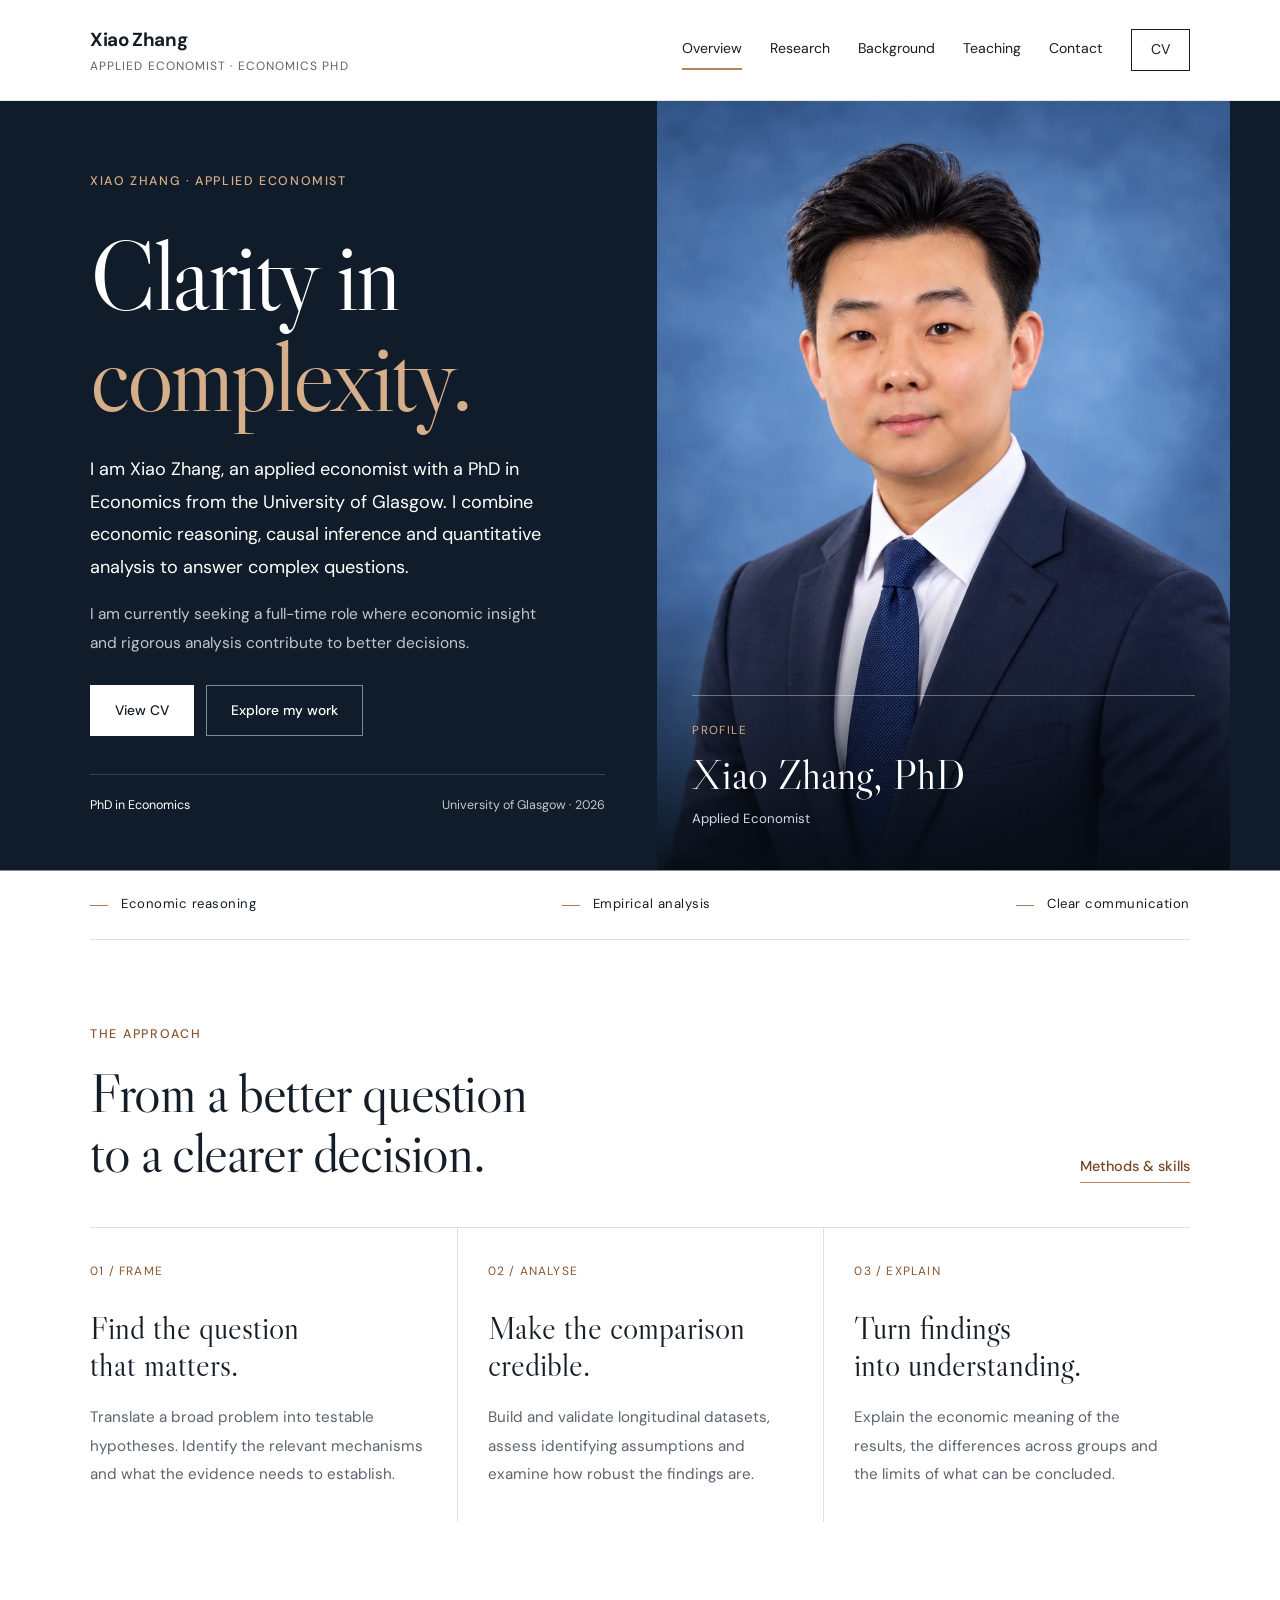
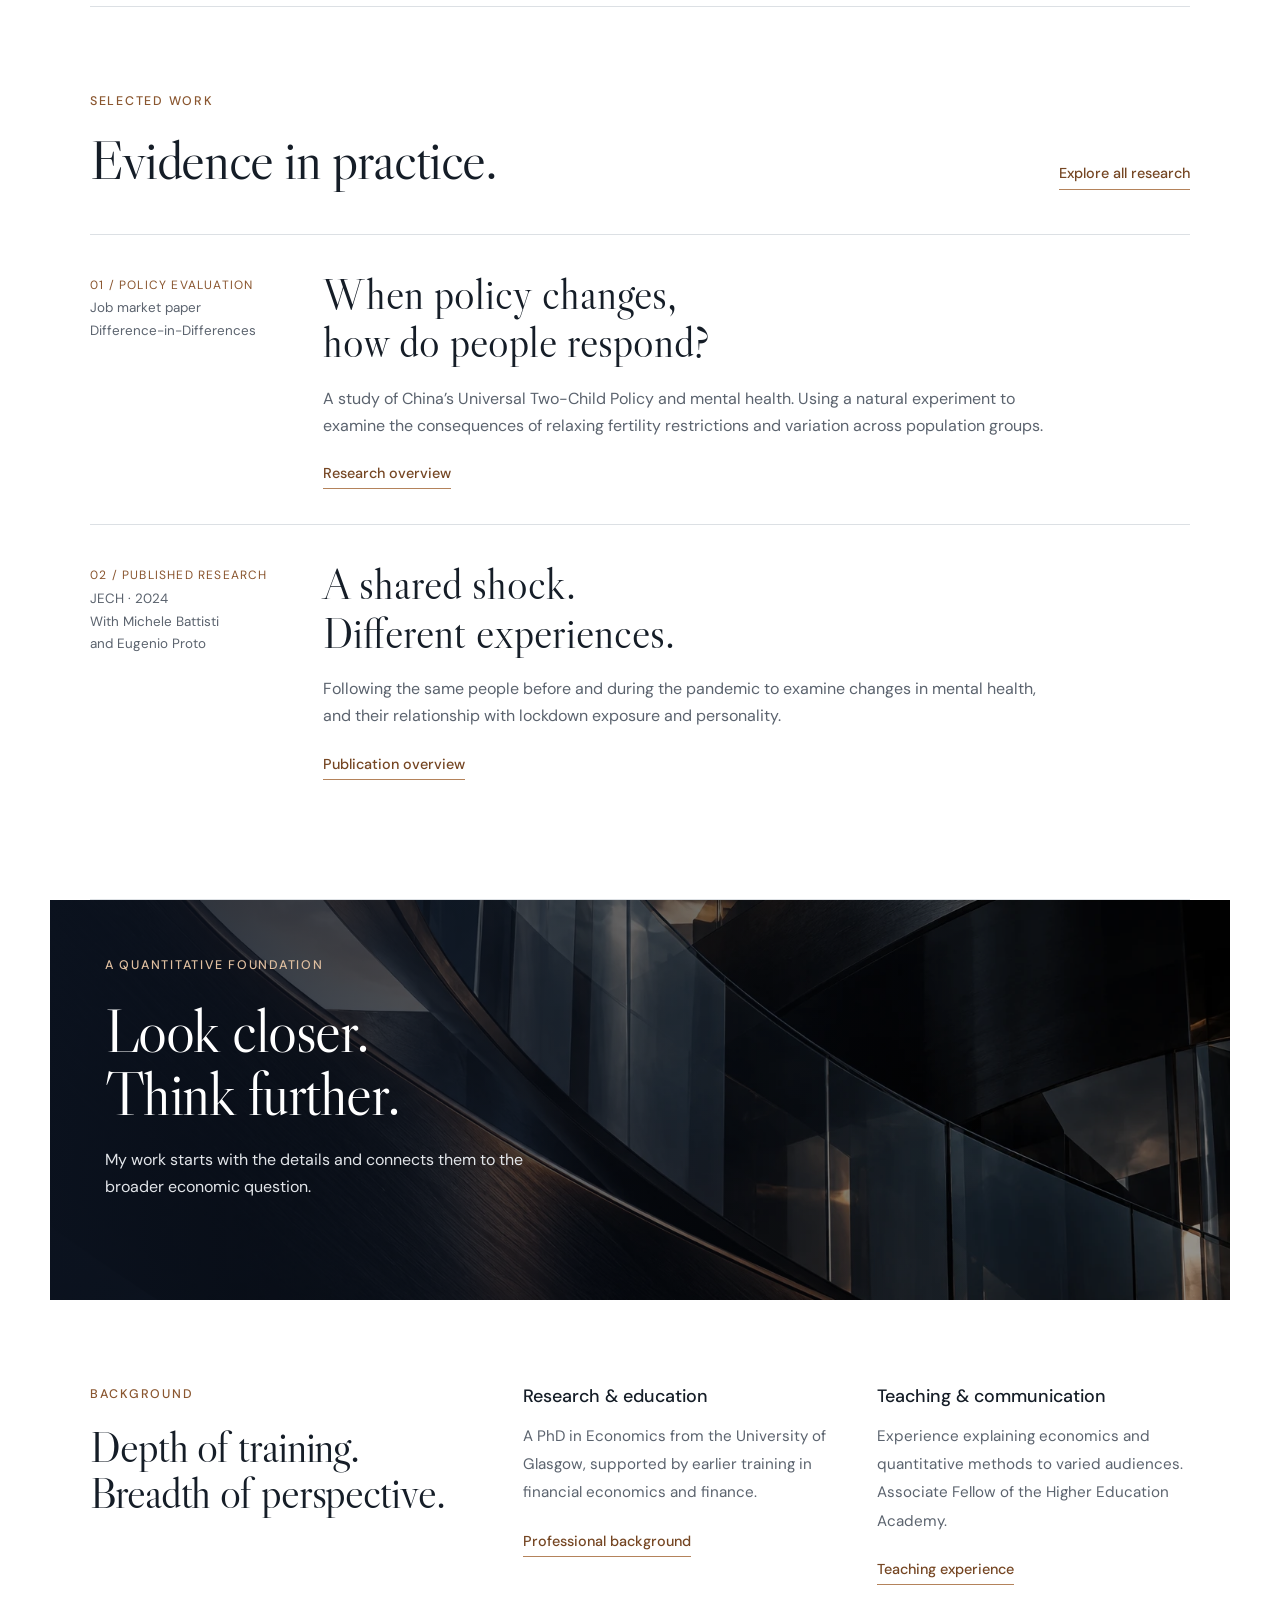
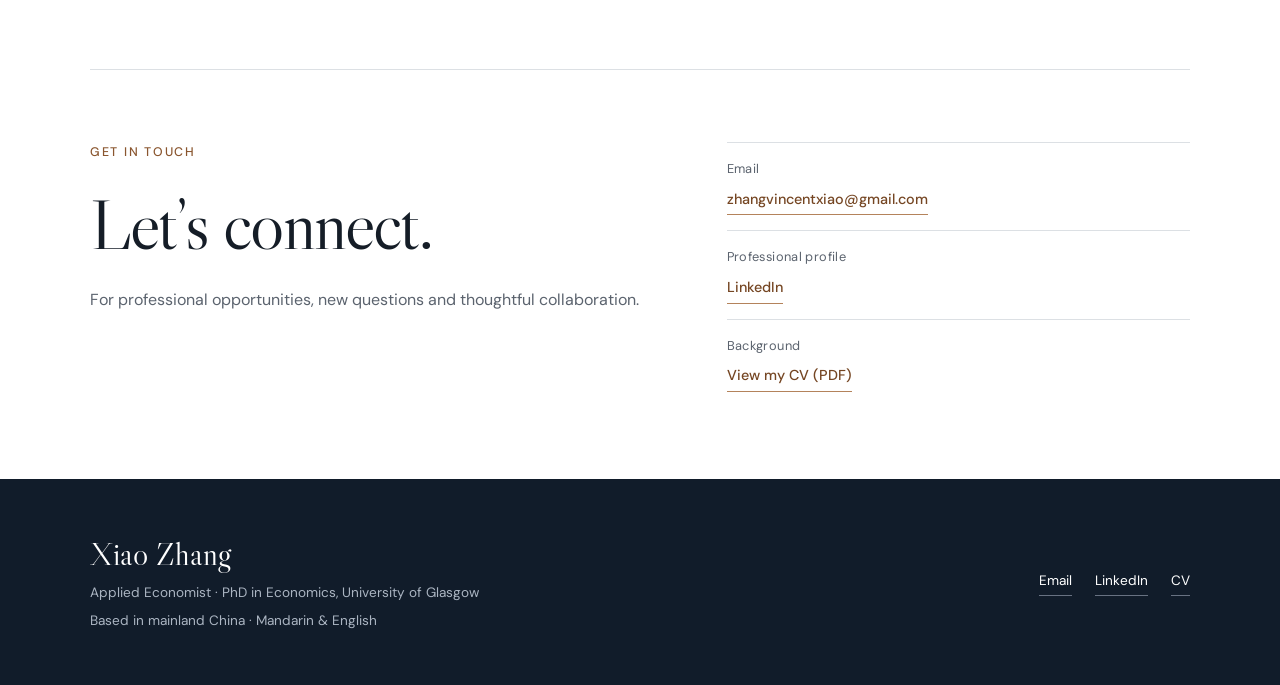
<file: index.html>
<!doctype html>
<html lang="en"><head><meta charset="utf-8"><meta name="viewport" content="width=device-width,initial-scale=1"><title>Applied Economist | Xiao Zhang</title><meta name="description" content="Xiao Zhang is an applied economist with a Glasgow Economics PhD, specialising in causal inference, panel data and policy evaluation."><link rel="icon" type="image/svg+xml" href='data:image/svg+xml,%3Csvg xmlns="http://www.w3.org/2000/svg" viewBox="0 0 32 32"%3E%3Crect width="32" height="32" fill="%23152842"/%3E%3Ctext x="16" y="23" fill="white" text-anchor="middle" font-family="Georgia" font-size="24"%3Ex%3C/text%3E%3C/svg%3E'><link rel="stylesheet" href="styles.css"><script defer src="motion.js"></script></head><body class="home-page">
<div class="reading-progress" aria-hidden="true"></div><a class="skip" href="#main">Skip to content</a><header><div class="wrap nav"><a class="brand" href="index.html">Xiao Zhang<small>Applied Economist · Economics PhD</small></a><nav aria-label="Main navigation"><a href="index.html" aria-current="page">Overview</a><a href="research.html">Research</a><a href="background.html">Background</a><a href="teaching.html">Teaching</a><a href="contact.html">Contact</a><a class="nav-cv" href="Xiao-Zhang-CV.pdf">CV</a></nav></div></header>
<main id="main" class="wrap"><section class="hero"><div class="hero-copy"><div class="eyebrow">Xiao Zhang · Applied Economist</div><h1>Clarity in<br><span>complexity.</span></h1><p class="hero-intro">I am Xiao Zhang, an applied economist with a PhD in Economics from the University of Glasgow. I combine economic reasoning, causal inference and quantitative analysis to answer complex questions.</p><p class="hero-description">I am currently seeking a full-time role where economic insight and rigorous analysis contribute to better decisions.</p><div class="actions"><a class="button primary" href="Xiao-Zhang-CV.pdf">View CV</a><a class="button" href="research.html">Explore my work</a></div><div class="hero-credential"><span>PhD in Economics</span><span>University of Glasgow · 2026</span></div></div><figure class="hero-visual portrait-visual"><img src="xiao-zhang-portrait.webp" alt="Professional portrait of Xiao Zhang" fetchpriority="high" width="1150" height="1368"><figcaption><span class="visual-index">PROFILE</span><div class="visual-name">Xiao Zhang, PhD</div><span class="visual-role">Applied Economist</span></figcaption></figure></section>
<div class="strip"><span><b>Economic reasoning</b></span><span><b>Empirical analysis</b></span><span><b>Clear communication</b></span></div>
<section class="section approach"><div class="section-header"><div><div class="eyebrow">The approach</div><h2>From a better question<br>to a clearer decision.</h2></div><a class="text-link" href="background.html#skills">Methods &amp; skills</a></div><div class="grid3"><article class="approach-card"><span class="number">01 / FRAME</span><h3>Find the question<br>that matters.</h3><p>Translate a broad problem into testable hypotheses. Identify the relevant mechanisms and what the evidence needs to establish.</p></article><article class="approach-card"><span class="number">02 / ANALYSE</span><h3>Make the comparison<br>credible.</h3><p>Build and validate longitudinal datasets, assess identifying assumptions and examine how robust the findings are.</p></article><article class="approach-card"><span class="number">03 / EXPLAIN</span><h3>Turn findings<br>into understanding.</h3><p>Explain the economic meaning of the results, the differences across groups and the limits of what can be concluded.</p></article></div></section>
<section class="section selected"><div class="section-header"><div><div class="eyebrow">Selected work</div><h2>Evidence in practice.</h2></div><a class="text-link" href="research.html">Explore all research</a></div><article class="research-row"><div><span class="tag">01 / Policy evaluation</span><p class="meta">Job market paper<br>Difference-in-Differences</p></div><div><h3>When policy changes,<br>how do people respond?</h3><p class="muted">A study of China’s Universal Two-Child Policy and mental health. Using a natural experiment to examine the consequences of relaxing fertility restrictions and variation across population groups.</p><a class="text-link" href="research.html#jmp">Research overview</a></div></article><article class="research-row"><div><span class="tag">02 / Published research</span><p class="meta">JECH · 2024<br>With Michele Battisti<br>and Eugenio Proto</p></div><div><h3>A shared shock.<br>Different experiences.</h3><p class="muted">Following the same people before and during the pandemic to examine changes in mental health, and their relationship with lockdown exposure and personality.</p><a class="text-link" href="research.html#publication">Publication overview</a></div></article></section>
<section class="image-band" aria-label="Professional perspective"><img src="architecture.webp" alt="" loading="lazy" width="1536" height="1024"><div class="image-band-copy"><div class="eyebrow">A quantitative foundation</div><h2>Look closer.<br>Think further.</h2><p>My work starts with the details and connects them to the broader economic question.</p></div></section>
<section class="section foundation"><div class="grid3"><div><div class="eyebrow">Background</div><h2>Depth of training.<br>Breadth of perspective.</h2></div><div><h3>Research &amp; education</h3><p>A PhD in Economics from the University of Glasgow, supported by earlier training in financial economics and finance.</p><a class="text-link" href="background.html">Professional background</a></div><div><h3>Teaching &amp; communication</h3><p>Experience explaining economics and quantitative methods to varied audiences. Associate Fellow of the Higher Education Academy.</p><a class="text-link" href="teaching.html">Teaching experience</a></div></div></section>
<section class="contact-panel"><div><div class="eyebrow">Get in touch</div><h2>Let’s connect.</h2><p class="muted">For professional opportunities, new questions and thoughtful collaboration.</p></div><dl class="contact-list"><div><dt>Email</dt><dd><a class="text-link" href="mailto:zhangvincentxiao@gmail.com">zhangvincentxiao@gmail.com</a></dd></div><div><dt>Professional profile</dt><dd><a class="text-link" href="https://www.linkedin.com/in/xiao-zhang-3a4b0718b/">LinkedIn</a></dd></div><div><dt>Background</dt><dd><a class="text-link" href="Xiao-Zhang-CV.pdf">View my CV (PDF)</a></dd></div></dl></section></main>
<footer><div class="wrap foot"><div><div class="footer-name">Xiao Zhang</div><p>Applied Economist · PhD in Economics, University of Glasgow</p><p>Based in mainland China · Mandarin &amp; English</p></div><div class="footer-links"><a href="mailto:zhangvincentxiao@gmail.com">Email</a><a href="https://www.linkedin.com/in/xiao-zhang-3a4b0718b/">LinkedIn</a><a href="Xiao-Zhang-CV.pdf">CV</a></div></div></footer>
</body></html>
</file>
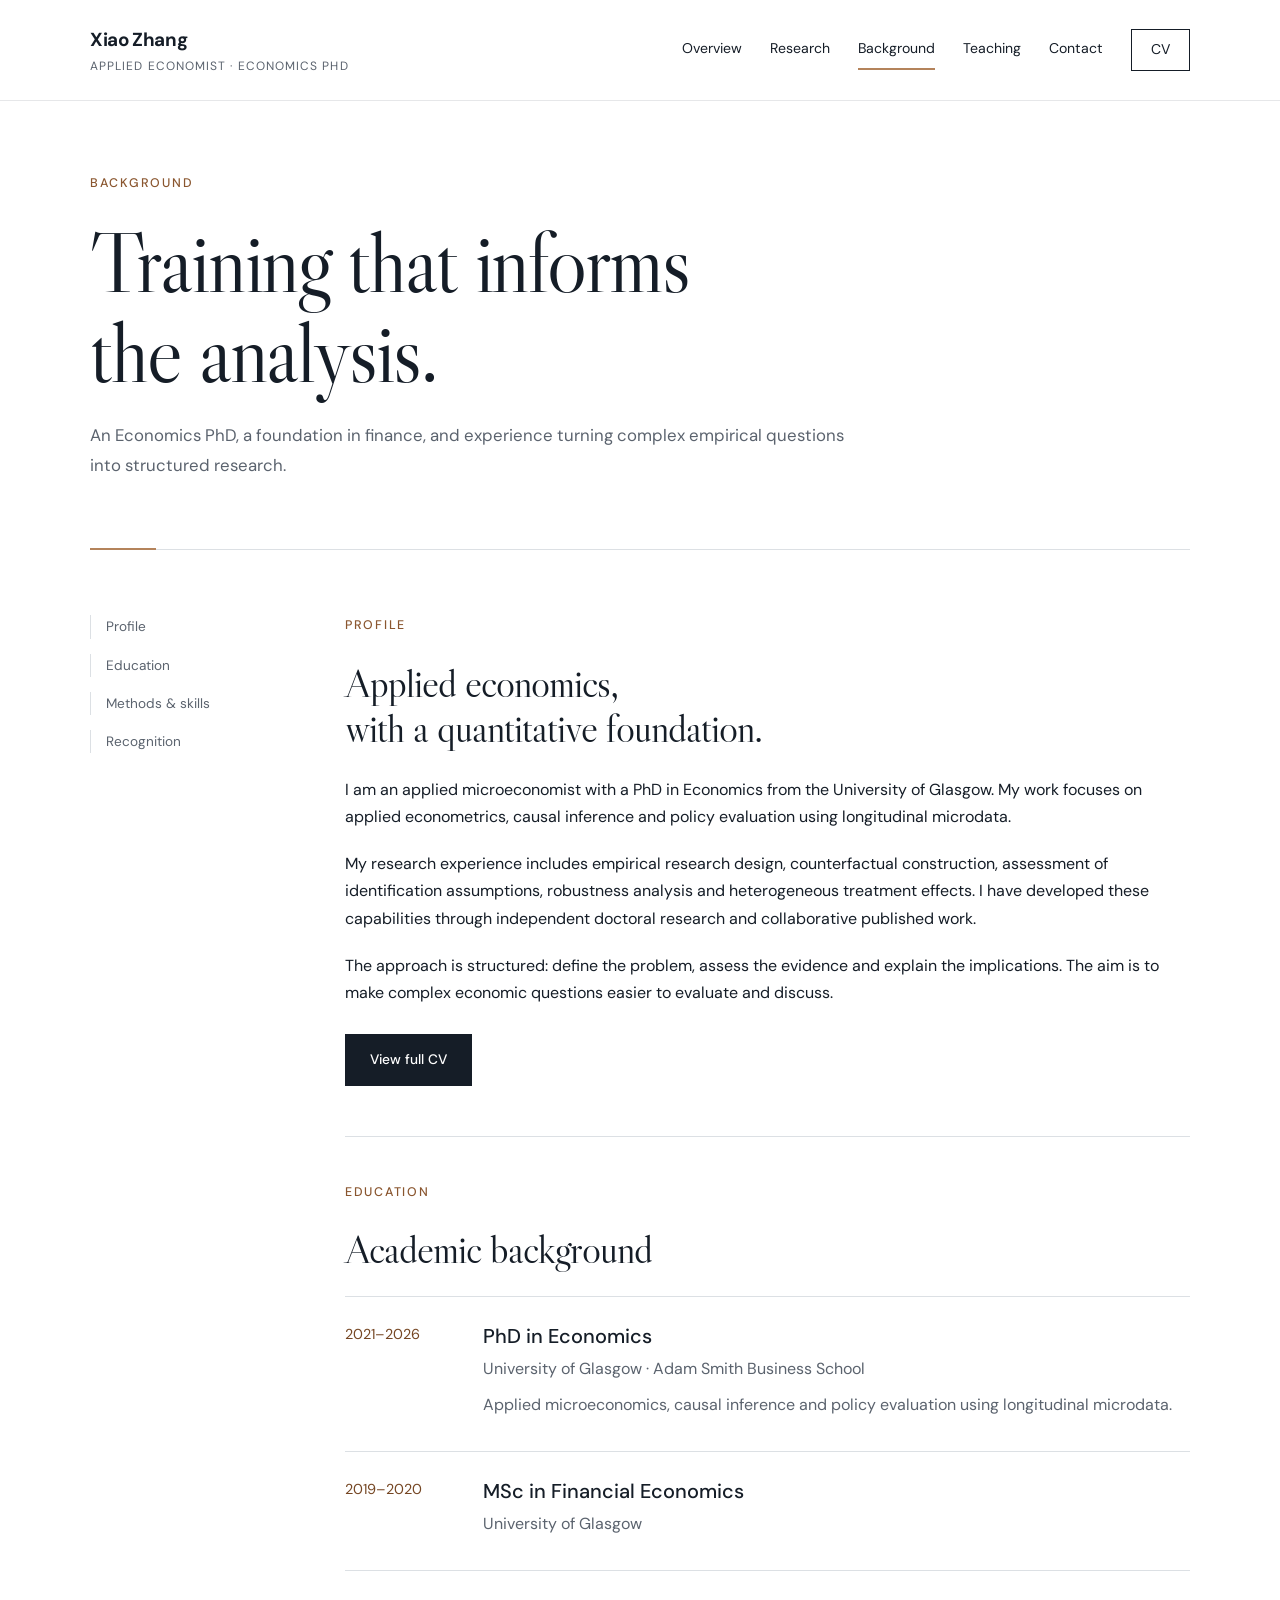
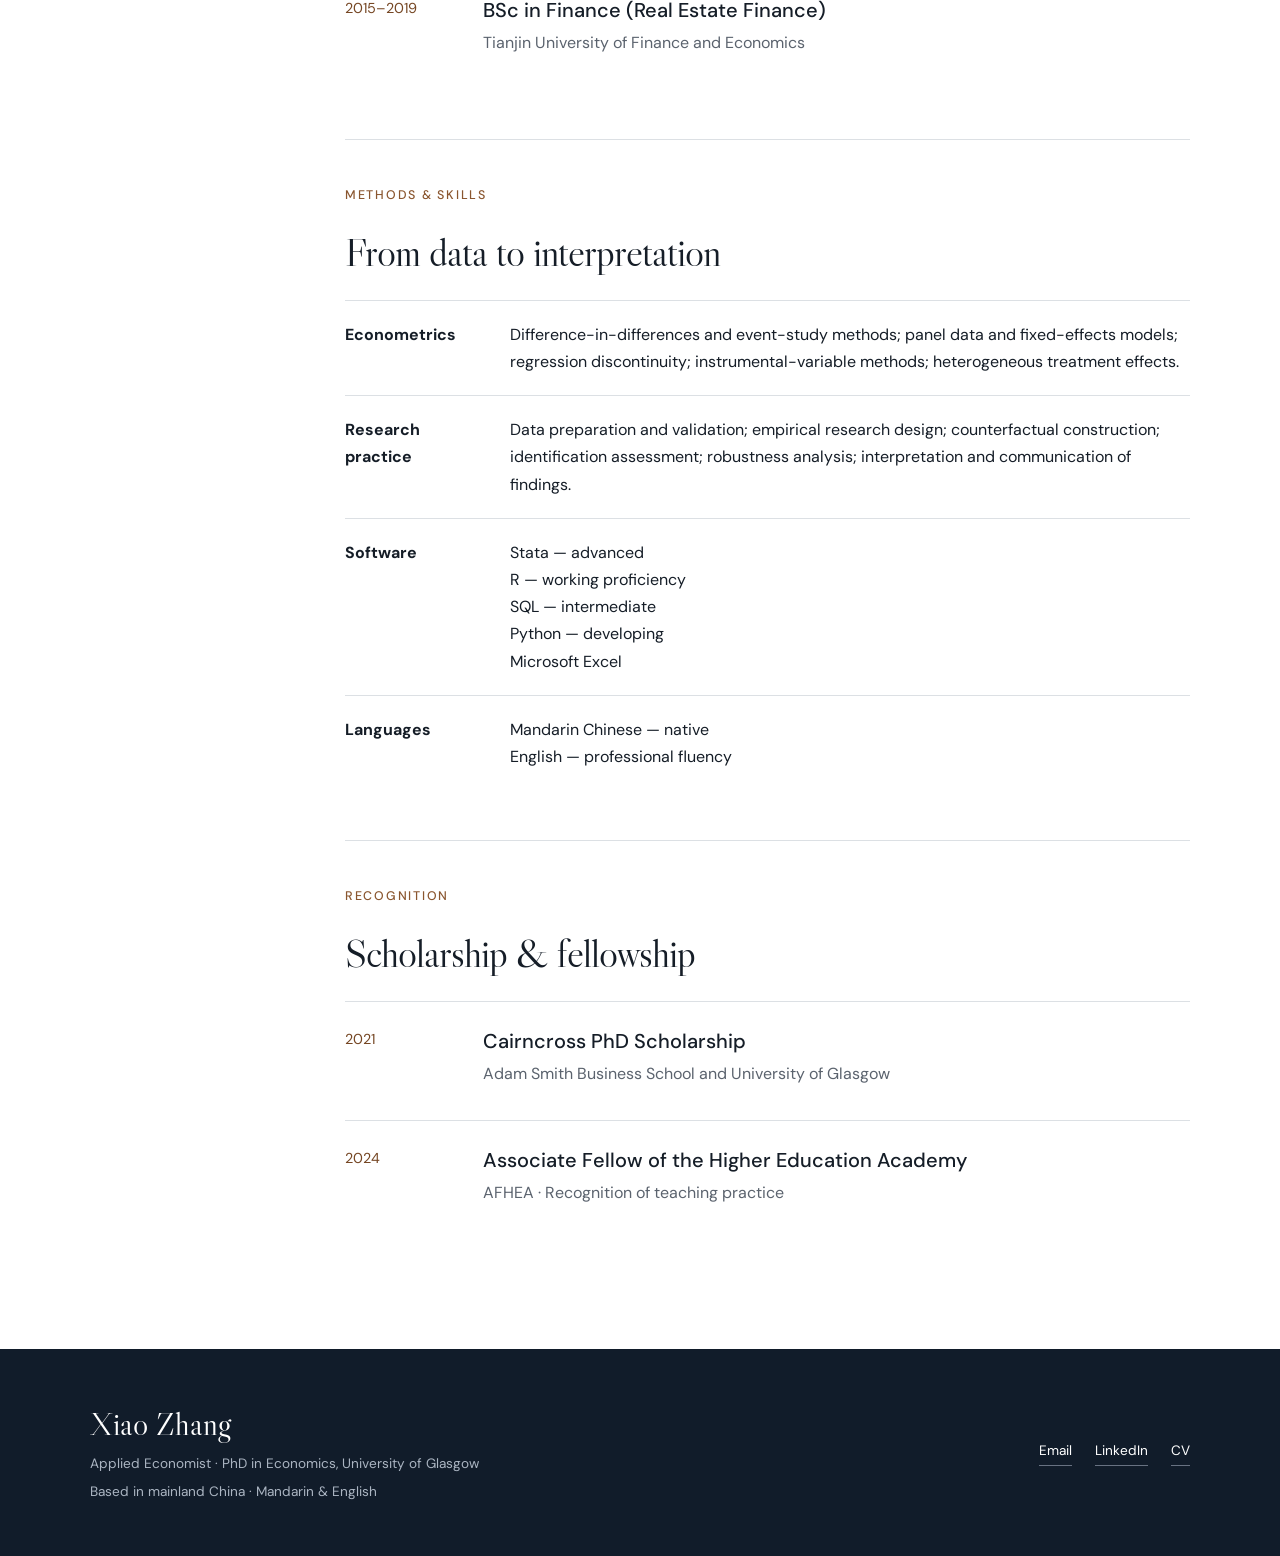
<file: background.html>
<!doctype html>
<html lang="en"><head><meta charset="utf-8"><meta name="viewport" content="width=device-width,initial-scale=1"><title>Background | Xiao Zhang</title><meta name="description" content="Education, econometric methods, technical skills, languages, scholarship and teaching recognition for Xiao Zhang."><link rel="icon" type="image/svg+xml" href='data:image/svg+xml,%3Csvg xmlns="http://www.w3.org/2000/svg" viewBox="0 0 32 32"%3E%3Crect width="32" height="32" fill="%23152842"/%3E%3Ctext x="16" y="23" fill="white" text-anchor="middle" font-family="Georgia" font-size="24"%3Ex%3C/text%3E%3C/svg%3E'><link rel="stylesheet" href="styles.css"><script defer src="motion.js"></script></head><body class="inner-page">
<div class="reading-progress" aria-hidden="true"></div><a class="skip" href="#main">Skip to content</a><header><div class="wrap nav"><a class="brand" href="index.html">Xiao Zhang<small>Applied Economist · Economics PhD</small></a><nav aria-label="Main navigation"><a href="index.html">Overview</a><a href="research.html">Research</a><a href="background.html" aria-current="page">Background</a><a href="teaching.html">Teaching</a><a href="contact.html">Contact</a><a class="nav-cv" href="Xiao-Zhang-CV.pdf">CV</a></nav></div></header>
<main id="main" class="wrap"><section class="page-head"><div class="eyebrow">Background</div><h1>Training that informs<br>the analysis.</h1><p>An Economics PhD, a foundation in finance, and experience turning complex empirical questions into structured research.</p></section><div class="page-body"><aside class="side" aria-label="On this page"><a href="#profile">Profile</a><a href="#education">Education</a><a href="#skills">Methods & skills</a><a href="#recognition">Recognition</a></aside><div><section class="content-section" id="profile"><div class="eyebrow">Profile</div><h2>Applied economics,<br>with a quantitative foundation.</h2><p>I am an applied microeconomist with a PhD in Economics from the University of Glasgow. My work focuses on applied econometrics, causal inference and policy evaluation using longitudinal microdata.</p><p>My research experience includes empirical research design, counterfactual construction, assessment of identification assumptions, robustness analysis and heterogeneous treatment effects. I have developed these capabilities through independent doctoral research and collaborative published work.</p><p>The approach is structured: define the problem, assess the evidence and explain the implications. The aim is to make complex economic questions easier to evaluate and discuss.</p><div class="actions"><a class="button primary" href="Xiao-Zhang-CV.pdf">View full CV</a></div></section>
<section class="content-section" id="education"><div class="eyebrow">Education</div><h2>Academic background</h2><div class="timeline"><div class="year">2021–2026</div><div><h3>PhD in Economics</h3><p>University of Glasgow · Adam Smith Business School</p><p>Applied microeconomics, causal inference and policy evaluation using longitudinal microdata.</p></div></div><div class="timeline"><div class="year">2019–2020</div><div><h3>MSc in Financial Economics</h3><p>University of Glasgow</p></div></div><div class="timeline"><div class="year">2015–2019</div><div><h3>BSc in Finance (Real Estate Finance)</h3><p>Tianjin University of Finance and Economics</p></div></div></section>
<section class="content-section" id="skills"><div class="eyebrow">Methods &amp; skills</div><h2>From data to interpretation</h2><div class="skill-row"><strong>Econometrics</strong><p>Difference-in-differences and event-study methods; panel data and fixed-effects models; regression discontinuity; instrumental-variable methods; heterogeneous treatment effects.</p></div><div class="skill-row"><strong>Research practice</strong><p>Data preparation and validation; empirical research design; counterfactual construction; identification assessment; robustness analysis; interpretation and communication of findings.</p></div><div class="skill-row"><strong>Software</strong><p>Stata — advanced<br>R — working proficiency<br>SQL — intermediate<br>Python — developing<br>Microsoft Excel</p></div><div class="skill-row"><strong>Languages</strong><p>Mandarin Chinese — native<br>English — professional fluency</p></div></section>
<section class="content-section" id="recognition"><div class="eyebrow">Recognition</div><h2>Scholarship &amp; fellowship</h2><div class="timeline"><div class="year">2021</div><div><h3>Cairncross PhD Scholarship</h3><p>Adam Smith Business School and University of Glasgow</p></div></div><div class="timeline"><div class="year">2024</div><div><h3>Associate Fellow of the Higher Education Academy</h3><p>AFHEA · Recognition of teaching practice</p></div></div></section></div></div></main>
<footer><div class="wrap foot"><div><div class="footer-name">Xiao Zhang</div><p>Applied Economist · PhD in Economics, University of Glasgow</p><p>Based in mainland China · Mandarin &amp; English</p></div><div class="footer-links"><a href="mailto:zhangvincentxiao@gmail.com">Email</a><a href="https://www.linkedin.com/in/xiao-zhang-3a4b0718b/">LinkedIn</a><a href="Xiao-Zhang-CV.pdf">CV</a></div></div></footer>
</body></html>
</file>
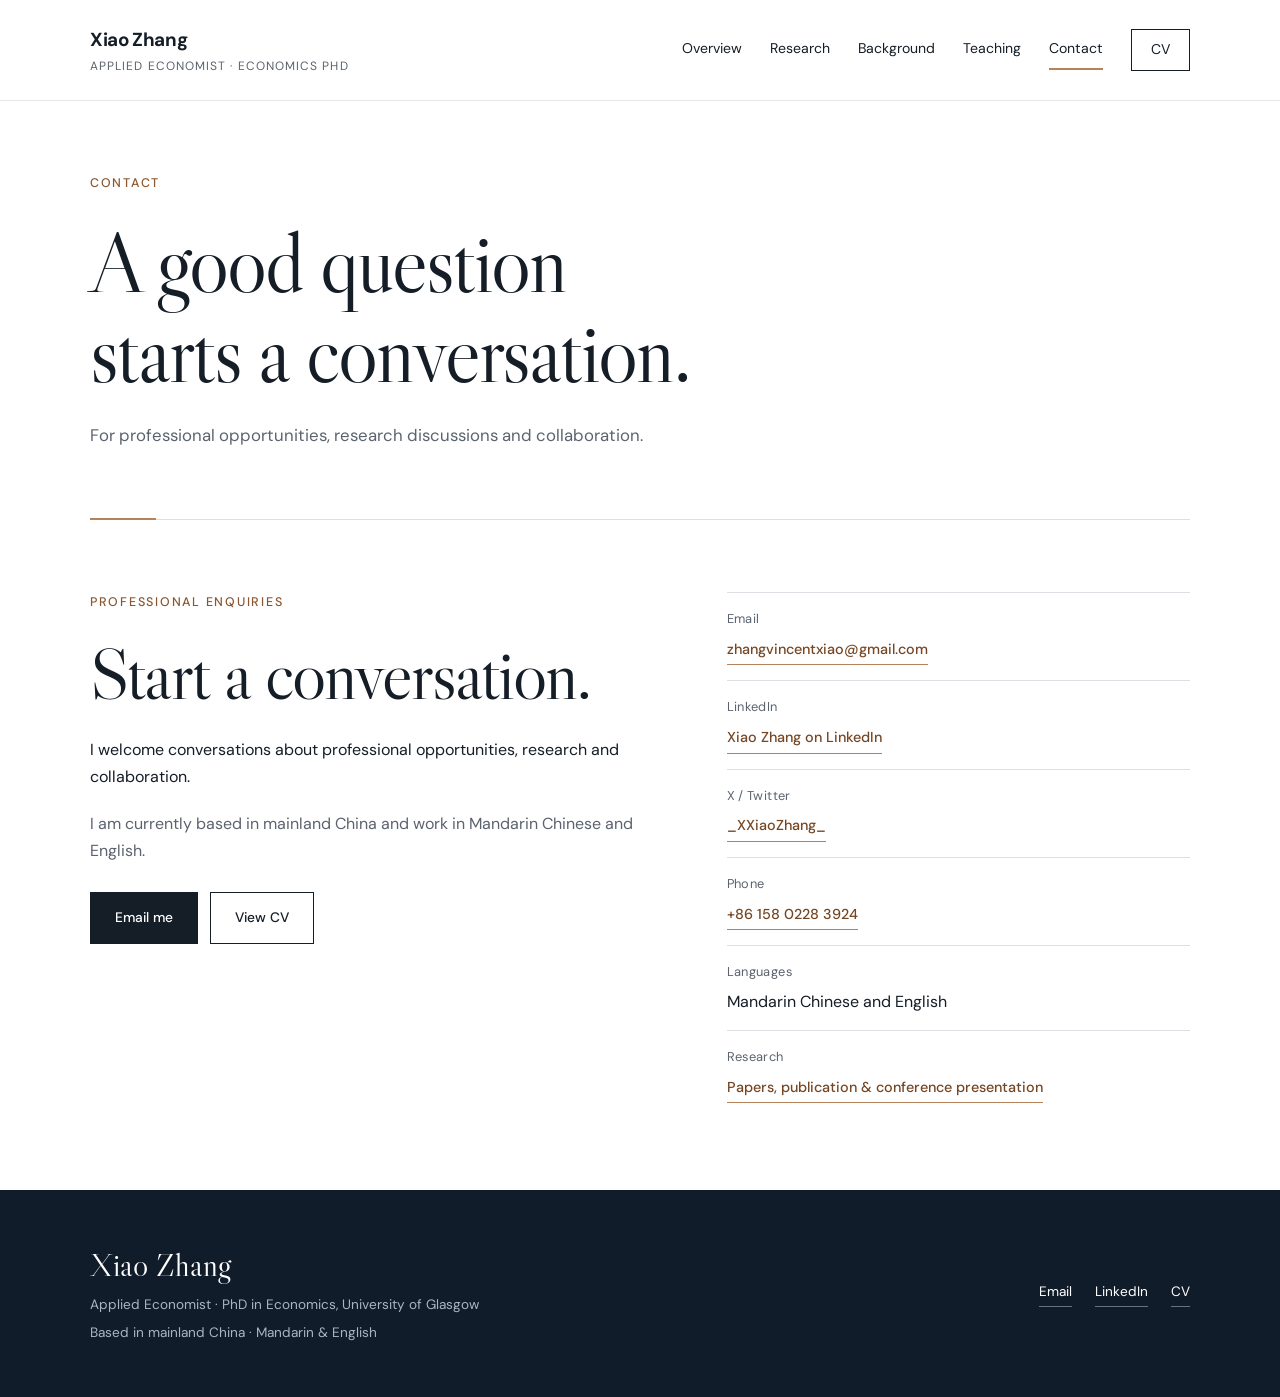
<file: contact.html>
<!doctype html>
<html lang="en"><head><meta charset="utf-8"><meta name="viewport" content="width=device-width,initial-scale=1"><title>Contact | Xiao Zhang</title><meta name="description" content="Contact Xiao Zhang about professional opportunities, research and collaboration."><link rel="icon" type="image/svg+xml" href='data:image/svg+xml,%3Csvg xmlns="http://www.w3.org/2000/svg" viewBox="0 0 32 32"%3E%3Crect width="32" height="32" fill="%23152842"/%3E%3Ctext x="16" y="23" fill="white" text-anchor="middle" font-family="Georgia" font-size="24"%3Ex%3C/text%3E%3C/svg%3E'><link rel="stylesheet" href="styles.css"><script defer src="motion.js"></script></head><body class="inner-page">
<div class="reading-progress" aria-hidden="true"></div><a class="skip" href="#main">Skip to content</a><header><div class="wrap nav"><a class="brand" href="index.html">Xiao Zhang<small>Applied Economist · Economics PhD</small></a><nav aria-label="Main navigation"><a href="index.html">Overview</a><a href="research.html">Research</a><a href="background.html">Background</a><a href="teaching.html">Teaching</a><a href="contact.html" aria-current="page">Contact</a><a class="nav-cv" href="Xiao-Zhang-CV.pdf">CV</a></nav></div></header>
<main id="main" class="wrap"><section class="page-head"><div class="eyebrow">Contact</div><h1>A good question<br>starts a conversation.</h1><p>For professional opportunities, research discussions and collaboration.</p></section><section class="contact-panel"><div><div class="eyebrow">Professional enquiries</div><h2>Start a conversation.</h2><p>I welcome conversations about professional opportunities, research and collaboration.</p><p class="muted">I am currently based in mainland China and work in Mandarin Chinese and English.</p><div class="actions"><a class="button primary" href="mailto:zhangvincentxiao@gmail.com">Email me</a><a class="button" href="Xiao-Zhang-CV.pdf">View CV</a></div></div><dl class="contact-list"><div><dt>Email</dt><dd><a class="text-link" href="mailto:zhangvincentxiao@gmail.com">zhangvincentxiao@gmail.com</a></dd></div><div><dt>LinkedIn</dt><dd><a class="text-link" href="https://www.linkedin.com/in/xiao-zhang-3a4b0718b/">Xiao Zhang on LinkedIn</a></dd></div><div><dt>X / Twitter</dt><dd><a class="text-link" href="https://twitter.com/_XXiaoZhang_">_XXiaoZhang_</a></dd></div><div><dt>Phone</dt><dd><a class="text-link" href="tel:+8615802283924">+86 158 0228 3924</a></dd></div><div><dt>Languages</dt><dd>Mandarin Chinese and English</dd></div><div><dt>Research</dt><dd><a class="text-link" href="research.html">Papers, publication &amp; conference presentation</a></dd></div></dl></section></main>
<footer><div class="wrap foot"><div><div class="footer-name">Xiao Zhang</div><p>Applied Economist · PhD in Economics, University of Glasgow</p><p>Based in mainland China · Mandarin &amp; English</p></div><div class="footer-links"><a href="mailto:zhangvincentxiao@gmail.com">Email</a><a href="https://www.linkedin.com/in/xiao-zhang-3a4b0718b/">LinkedIn</a><a href="Xiao-Zhang-CV.pdf">CV</a></div></div></footer>
</body></html>
</file>
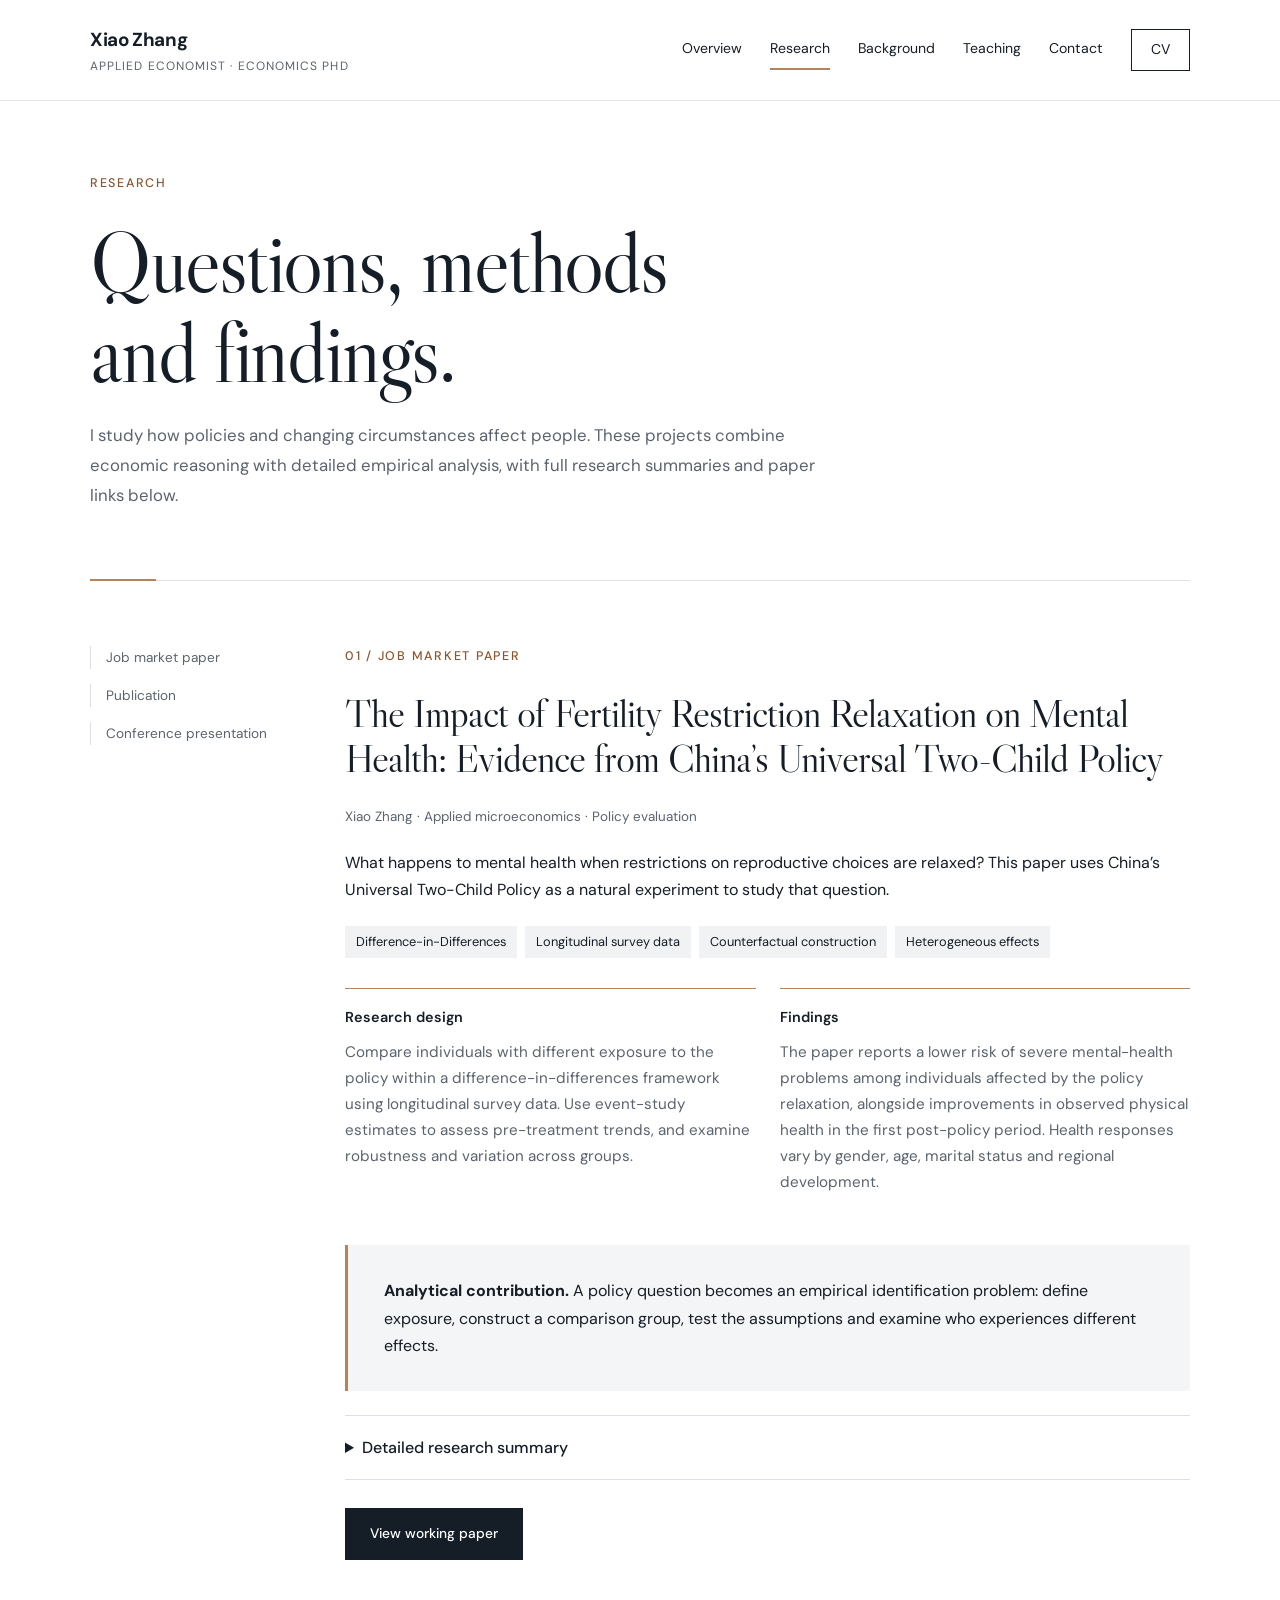
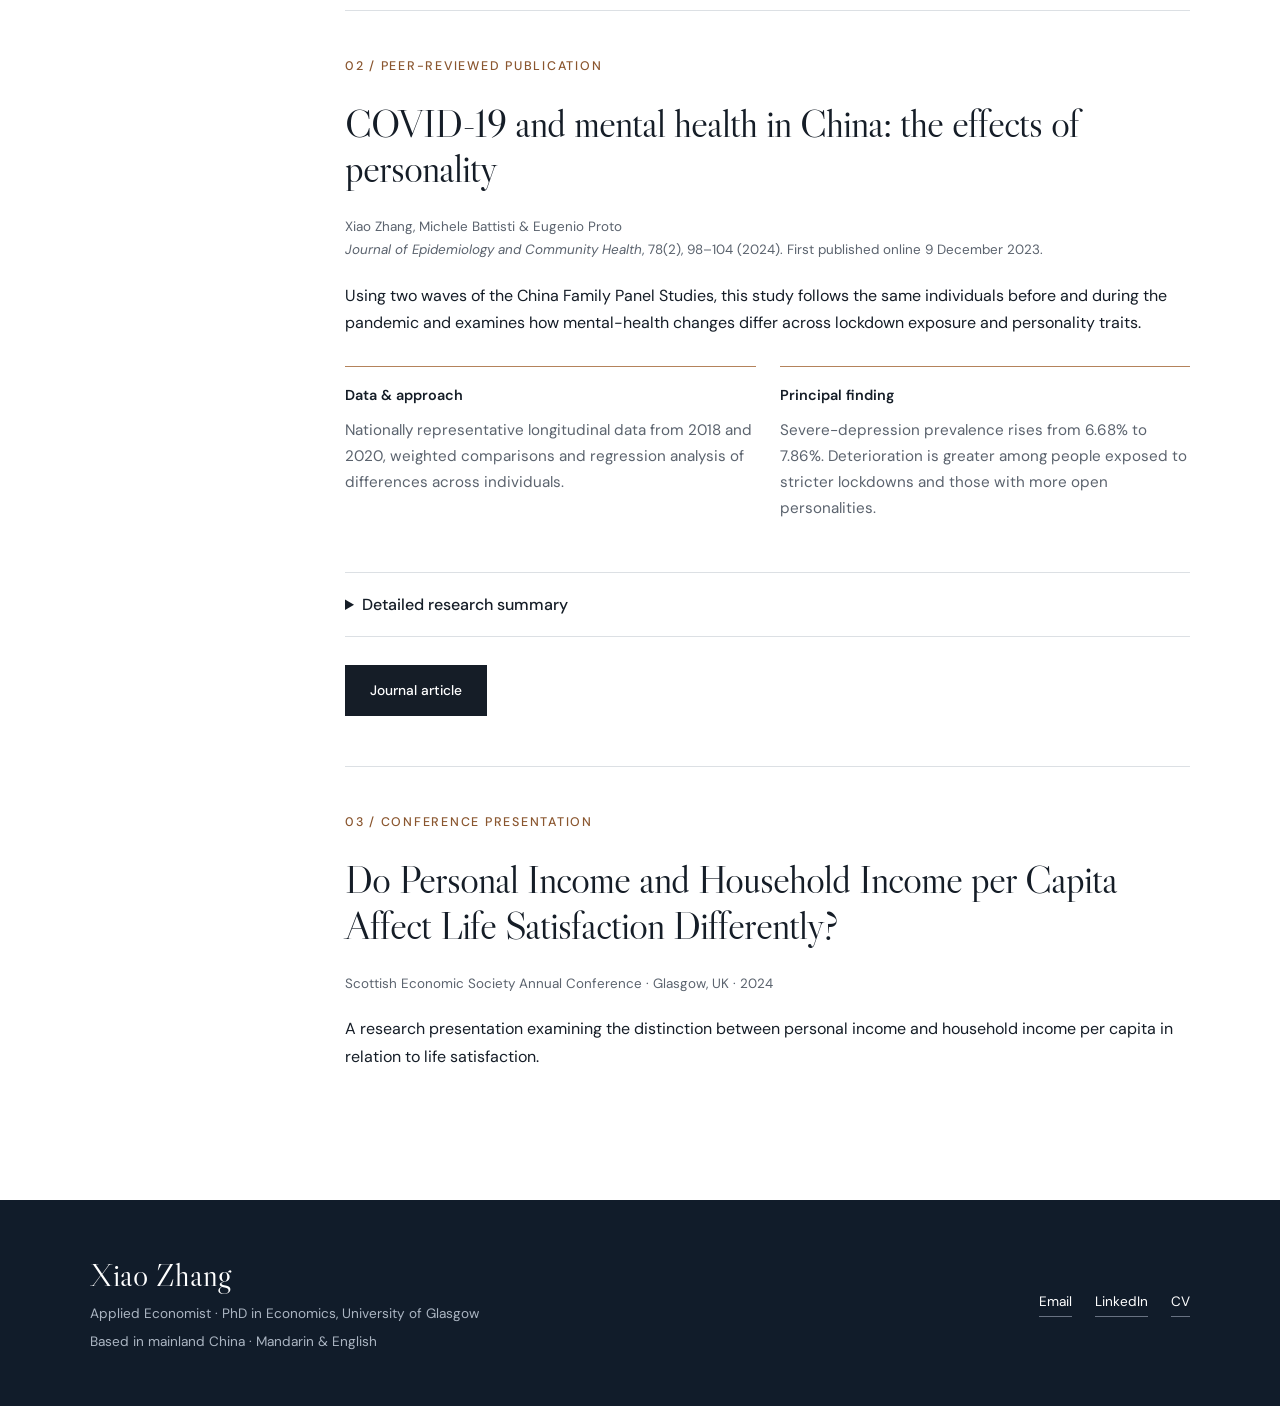
<file: research.html>
<!doctype html>
<html lang="en"><head><meta charset="utf-8"><meta name="viewport" content="width=device-width,initial-scale=1"><title>Research | Xiao Zhang</title><meta name="description" content="Research by Xiao Zhang on fertility policy, mental health, personality and well-being; papers, methods and publication links."><link rel="icon" type="image/svg+xml" href='data:image/svg+xml,%3Csvg xmlns="http://www.w3.org/2000/svg" viewBox="0 0 32 32"%3E%3Crect width="32" height="32" fill="%23152842"/%3E%3Ctext x="16" y="23" fill="white" text-anchor="middle" font-family="Georgia" font-size="24"%3Ex%3C/text%3E%3C/svg%3E'><link rel="stylesheet" href="styles.css"><script defer src="motion.js"></script></head><body class="inner-page">
<div class="reading-progress" aria-hidden="true"></div><a class="skip" href="#main">Skip to content</a><header><div class="wrap nav"><a class="brand" href="index.html">Xiao Zhang<small>Applied Economist · Economics PhD</small></a><nav aria-label="Main navigation"><a href="index.html">Overview</a><a href="research.html" aria-current="page">Research</a><a href="background.html">Background</a><a href="teaching.html">Teaching</a><a href="contact.html">Contact</a><a class="nav-cv" href="Xiao-Zhang-CV.pdf">CV</a></nav></div></header>
<main id="main" class="wrap"><section class="page-head"><div class="eyebrow">Research</div><h1>Questions, methods<br>and findings.</h1><p>I study how policies and changing circumstances affect people. These projects combine economic reasoning with detailed empirical analysis, with full research summaries and paper links below.</p></section><div class="page-body"><aside class="side" aria-label="On this page"><a href="#jmp">Job market paper</a><a href="#publication">Publication</a><a href="#conference">Conference presentation</a></aside><div><section class="content-section" id="jmp"><div class="eyebrow">01 / Job market paper</div><h2 class="paper-title">The Impact of Fertility Restriction Relaxation on Mental Health: Evidence from China’s Universal Two-Child Policy</h2><p class="meta">Xiao Zhang · Applied microeconomics · Policy evaluation</p><p>What happens to mental health when restrictions on reproductive choices are relaxed? This paper uses China’s Universal Two-Child Policy as a natural experiment to study that question.</p><div class="chips"><span class="chip">Difference-in-Differences</span><span class="chip">Longitudinal survey data</span><span class="chip">Counterfactual construction</span><span class="chip">Heterogeneous effects</span></div><div class="analysis-grid"><div><h3>Research design</h3><p>Compare individuals with different exposure to the policy within a difference-in-differences framework using longitudinal survey data. Use event-study estimates to assess pre-treatment trends, and examine robustness and variation across groups.</p></div><div><h3>Findings</h3><p>The paper reports a lower risk of severe mental-health problems among individuals affected by the policy relaxation, alongside improvements in observed physical health in the first post-policy period. Health responses vary by gender, age, marital status and regional development.</p></div></div><div class="note"><p><strong>Analytical contribution.</strong> A policy question becomes an empirical identification problem: define exposure, construct a comparison group, test the assumptions and examine who experiences different effects.</p></div><details><summary>Detailed research summary</summary><div class="abstract"><p>Reproductive autonomy is an important dimension of well-being, yet the mental-health consequences of relaxing fertility restrictions remain insufficiently understood. This paper investigates the causal relationship using the implementation of China’s Universal Two-Child Policy as a natural experiment.</p><p>A difference-in-differences design compares individuals affected by the policy relaxation with a comparison group. The estimates indicate a reduction in the risk of severe mental-health problems among affected individuals. Improvements in interviewer-observed physical health are evident in the first post-policy period.</p><p>Affected women generally experience weaker improvements in mental health than affected men. Improvements are most pronounced among individuals aged 18–30, married individuals and those from less developed regions. These patterns are consistent with a role for reproductive autonomy, although the underlying mechanism requires further identification.</p></div></details><div class="actions"><a class="button primary" href="https://drive.google.com/file/d/1iA4OzUxHkP3mZo3d1L6MvOij3Cw0ncfm/view?usp=drive_link">View working paper</a></div></section>
<section class="content-section" id="publication"><div class="eyebrow">02 / Peer-reviewed publication</div><h2 class="paper-title">COVID-19 and mental health in China: the effects of personality</h2><p class="meta">Xiao Zhang, Michele Battisti &amp; Eugenio Proto<br><em>Journal of Epidemiology and Community Health</em>, 78(2), 98–104 (2024). First published online 9 December 2023.</p><p>Using two waves of the China Family Panel Studies, this study follows the same individuals before and during the pandemic and examines how mental-health changes differ across lockdown exposure and personality traits.</p><div class="analysis-grid"><div><h3>Data &amp; approach</h3><p>Nationally representative longitudinal data from 2018 and 2020, weighted comparisons and regression analysis of differences across individuals.</p></div><div><h3>Principal finding</h3><p>Severe-depression prevalence rises from 6.68% to 7.86%. Deterioration is greater among people exposed to stricter lockdowns and those with more open personalities.</p></div></div><details><summary>Detailed research summary</summary><div class="abstract"><p>The study documents a moderate deterioration in mental health between 2018 and 2020. The prevalence of severe depressive symptoms rises by approximately 18% relative to its initial level.</p><p>Stricter lockdown exposure is associated with approximately 0.4 additional depressive symptoms on average. Deterioration is greater among people who already reported depressive symptoms in 2018. A one-standard-deviation increase in openness is associated with approximately 0.05 additional symptoms, while more neurotic individuals appear less negatively affected.</p><p>The analysis highlights variation in mental-health vulnerability across groups. Its before-and-during comparisons and regression associations should be interpreted in the context of the study’s observational design.</p></div></details><div class="actions"><a class="button primary" href="https://doi.org/10.1136/jech-2023-221077">Journal article</a></div></section>
<section class="content-section" id="conference"><div class="eyebrow">03 / Conference presentation</div><h2 class="paper-title">Do Personal Income and Household Income per Capita Affect Life Satisfaction Differently?</h2><p class="meta">Scottish Economic Society Annual Conference · Glasgow, UK · 2024</p><p>A research presentation examining the distinction between personal income and household income per capita in relation to life satisfaction.</p></section></div></div></main>
<footer><div class="wrap foot"><div><div class="footer-name">Xiao Zhang</div><p>Applied Economist · PhD in Economics, University of Glasgow</p><p>Based in mainland China · Mandarin &amp; English</p></div><div class="footer-links"><a href="mailto:zhangvincentxiao@gmail.com">Email</a><a href="https://www.linkedin.com/in/xiao-zhang-3a4b0718b/">LinkedIn</a><a href="Xiao-Zhang-CV.pdf">CV</a></div></div></footer>
</body></html>
</file>
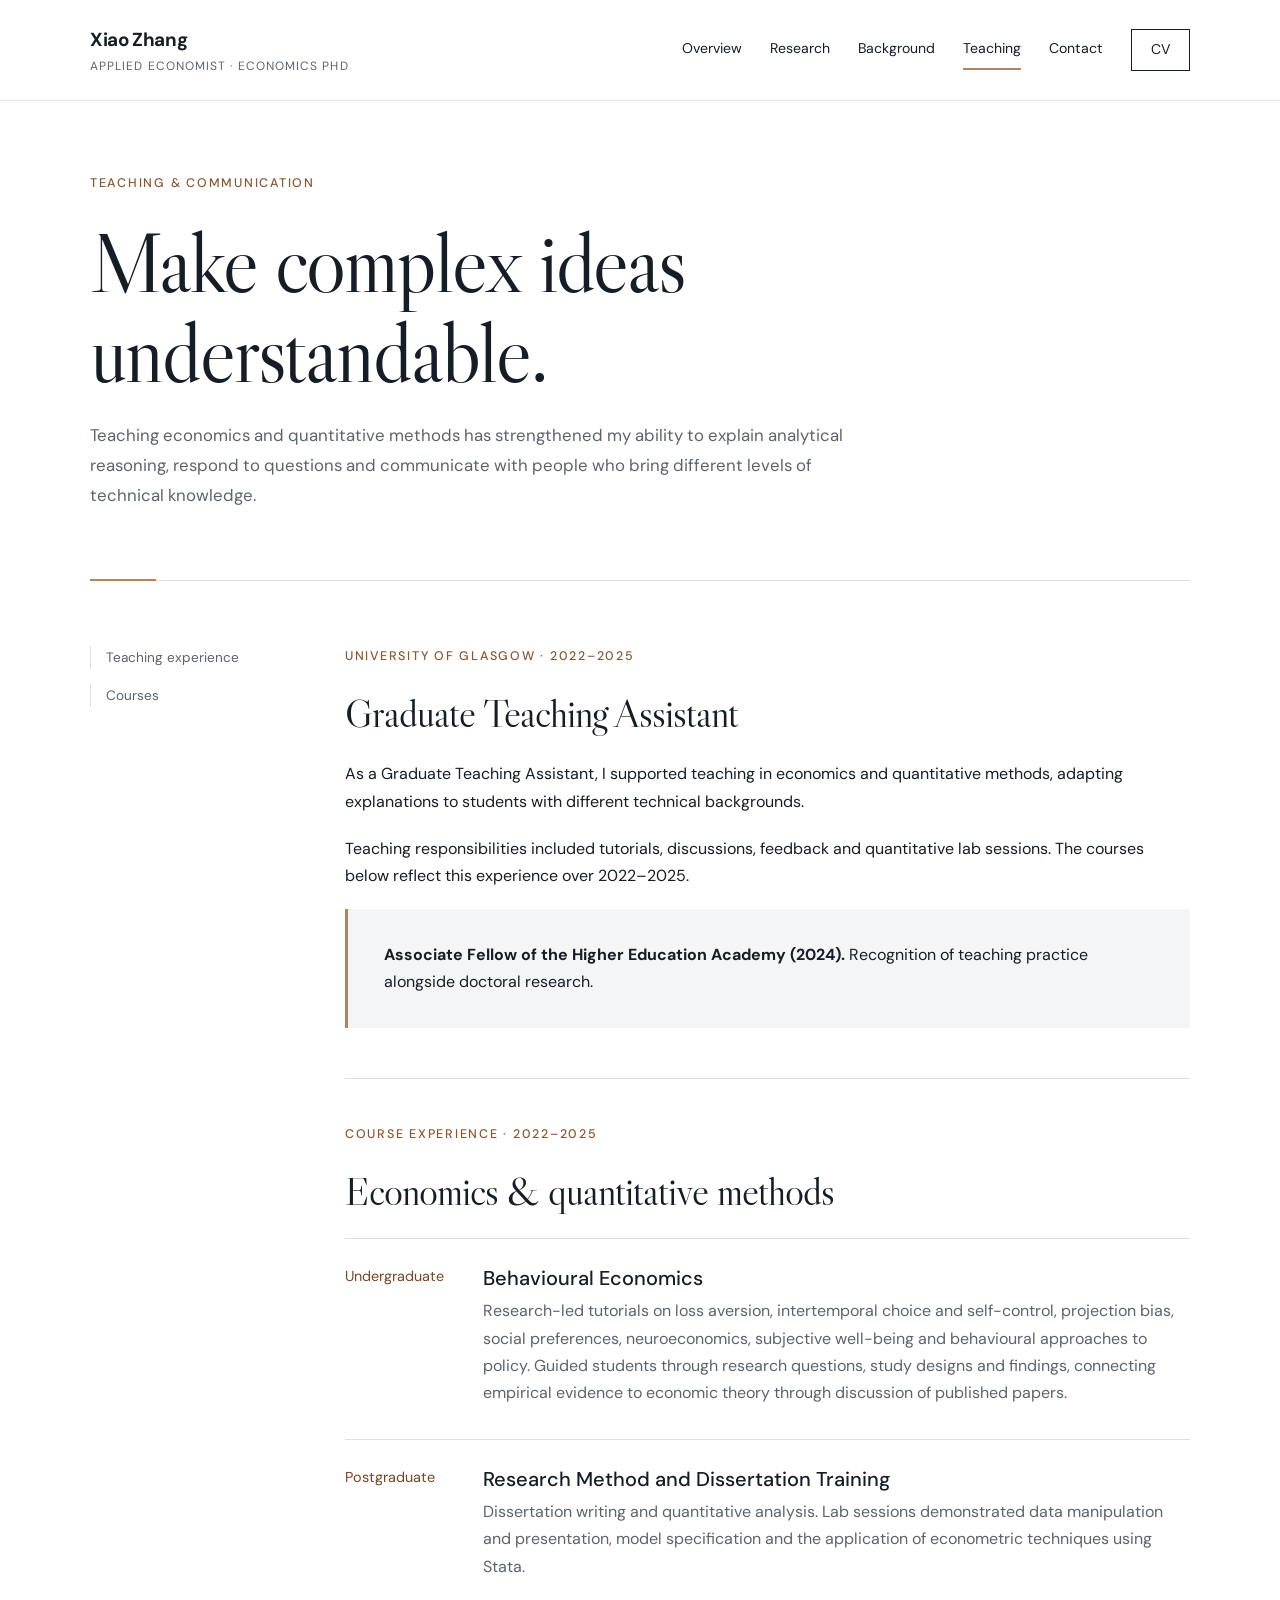
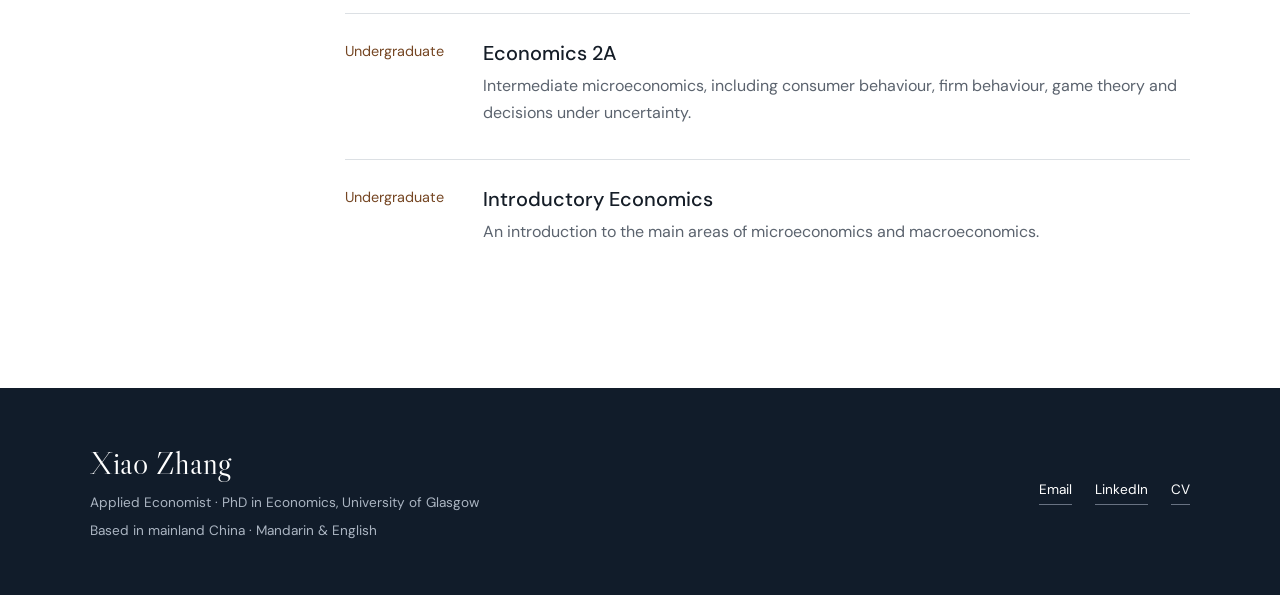
<file: teaching.html>
<!doctype html>
<html lang="en"><head><meta charset="utf-8"><meta name="viewport" content="width=device-width,initial-scale=1"><title>Teaching | Xiao Zhang</title><meta name="description" content="Graduate teaching experience in behavioural economics, microeconomics and quantitative methods at the University of Glasgow."><link rel="icon" type="image/svg+xml" href='data:image/svg+xml,%3Csvg xmlns="http://www.w3.org/2000/svg" viewBox="0 0 32 32"%3E%3Crect width="32" height="32" fill="%23152842"/%3E%3Ctext x="16" y="23" fill="white" text-anchor="middle" font-family="Georgia" font-size="24"%3Ex%3C/text%3E%3C/svg%3E'><link rel="stylesheet" href="styles.css"><script defer src="motion.js"></script></head><body class="inner-page">
<div class="reading-progress" aria-hidden="true"></div><a class="skip" href="#main">Skip to content</a><header><div class="wrap nav"><a class="brand" href="index.html">Xiao Zhang<small>Applied Economist · Economics PhD</small></a><nav aria-label="Main navigation"><a href="index.html">Overview</a><a href="research.html">Research</a><a href="background.html">Background</a><a href="teaching.html" aria-current="page">Teaching</a><a href="contact.html">Contact</a><a class="nav-cv" href="Xiao-Zhang-CV.pdf">CV</a></nav></div></header>
<main id="main" class="wrap"><section class="page-head"><div class="eyebrow">Teaching & communication</div><h1>Make complex ideas<br>understandable.</h1><p>Teaching economics and quantitative methods has strengthened my ability to explain analytical reasoning, respond to questions and communicate with people who bring different levels of technical knowledge.</p></section><div class="page-body"><aside class="side" aria-label="On this page"><a href="#experience">Teaching experience</a><a href="#courses">Courses</a></aside><div><section class="content-section" id="experience"><div class="eyebrow">University of Glasgow · 2022–2025</div><h2>Graduate Teaching Assistant</h2><p>As a Graduate Teaching Assistant, I supported teaching in economics and quantitative methods, adapting explanations to students with different technical backgrounds.</p><p>Teaching responsibilities included tutorials, discussions, feedback and quantitative lab sessions. The courses below reflect this experience over 2022–2025.</p><div class="note"><p><strong>Associate Fellow of the Higher Education Academy (2024).</strong> Recognition of teaching practice alongside doctoral research.</p></div></section>
<section class="content-section" id="courses"><div class="eyebrow">Course experience · 2022–2025</div><h2>Economics &amp; quantitative methods</h2><div class="timeline"><div class="year">Undergraduate</div><div><h3>Behavioural Economics</h3><p>Research-led tutorials on loss aversion, intertemporal choice and self-control, projection bias, social preferences, neuroeconomics, subjective well-being and behavioural approaches to policy. Guided students through research questions, study designs and findings, connecting empirical evidence to economic theory through discussion of published papers.</p></div></div><div class="timeline"><div class="year">Postgraduate</div><div><h3>Research Method and Dissertation Training</h3><p>Dissertation writing and quantitative analysis. Lab sessions demonstrated data manipulation and presentation, model specification and the application of econometric techniques using Stata.</p></div></div><div class="timeline"><div class="year">Undergraduate</div><div><h3>Economics 2A</h3><p>Intermediate microeconomics, including consumer behaviour, firm behaviour, game theory and decisions under uncertainty.</p></div></div><div class="timeline"><div class="year">Undergraduate</div><div><h3>Introductory Economics</h3><p>An introduction to the main areas of microeconomics and macroeconomics.</p></div></div></section></div></div></main>
<footer><div class="wrap foot"><div><div class="footer-name">Xiao Zhang</div><p>Applied Economist · PhD in Economics, University of Glasgow</p><p>Based in mainland China · Mandarin &amp; English</p></div><div class="footer-links"><a href="mailto:zhangvincentxiao@gmail.com">Email</a><a href="https://www.linkedin.com/in/xiao-zhang-3a4b0718b/">LinkedIn</a><a href="Xiao-Zhang-CV.pdf">CV</a></div></div></footer>
</body></html>
</file>
<file: styles.css>
@import url('https://fonts.googleapis.com/css2?family=DM+Sans:wght@400;500;600;700&family=Libre+Caslon+Display&display=swap');
:root{--ink:#152842;--blue:#1555c0;--paper:#fff;--muted:#536276;--line:#dbe2eb;--soft:#f2f5f9;--serif:'Libre Caslon Display',Georgia,serif;--sans:'DM Sans',Arial,sans-serif}*{box-sizing:border-box}html{scroll-behavior:smooth}body{margin:0;color:var(--ink);background:var(--paper);font:1rem/1.7 var(--sans)}a{color:inherit;text-underline-offset:4px}a:hover{color:var(--blue)}button{font:inherit}::selection{background:#d9e7ff}.wrap{max-width:1180px;margin:auto;padding:0 40px}.skip{position:absolute;top:-100px}.skip:focus{top:10px;background:white;padding:10px;z-index:9}header{border-bottom:1px solid var(--line)}.nav{min-height:94px;display:flex;align-items:center;justify-content:space-between;gap:30px}.brand{text-decoration:none;font-size:1.15rem;font-weight:700;letter-spacing:-.02em}.brand small{display:block;font-size:.75rem;letter-spacing:.07em;text-transform:uppercase;font-weight:400;color:var(--muted)}nav{display:flex;align-items:center;gap:28px}nav a{text-decoration:none;font-size:.9rem;padding:7px 0;border-bottom:2px solid transparent}nav a[aria-current=page]{border-color:var(--blue);color:var(--blue)}.nav-cv{border:1px solid var(--line);padding:9px 16px}.eyebrow{font-size:.8rem;letter-spacing:.12em;font-weight:600;text-transform:uppercase;color:var(--blue);margin:0 0 24px}h1,h2,h3,p{margin-top:0}h1,h2,.display{font-family:var(--serif);font-weight:400;line-height:1.03;letter-spacing:-.025em}h1{font-size:clamp(3.5rem,7vw,6.8rem);margin-bottom:30px}h2{font-size:clamp(2.4rem,4vw,3.7rem);margin-bottom:24px}h3{font-size:1.25rem;line-height:1.4;font-weight:500;margin-bottom:13px}p{margin-bottom:20px}.muted{color:var(--muted)}.hero{display:grid;grid-template-columns:1.4fr .6fr;gap:76px;padding:80px 0 65px}.hero h1 span{color:var(--blue)}.hero-intro{font-size:1.2rem;max-width:680px;color:var(--muted);line-height:1.75}.actions{display:flex;flex-wrap:wrap;gap:12px;margin-top:28px}.button{display:inline-block;text-decoration:none;padding:12px 21px;border:1px solid var(--ink);font-size:.9rem;font-weight:500}.button.primary{color:white;background:var(--ink)}.button:hover{background:var(--blue);border-color:var(--blue);color:white}.identity{padding-top:50px}.identity .name{font-family:var(--serif);font-size:3.1rem;line-height:1.05;padding-bottom:25px;border-bottom:1px solid var(--ink);margin-bottom:25px}.fact{border-bottom:1px solid var(--line);padding:15px 0}.fact .label{display:block;font-size:.8rem;color:var(--muted);margin-bottom:4px}.fact strong{font-weight:500}.strip{display:flex;justify-content:space-between;gap:25px;border-top:1px solid var(--line);border-bottom:1px solid var(--line);padding:20px 0;font-size:.87rem;color:var(--muted)}.strip b{color:var(--ink);font-weight:500}.section{padding:70px 0;border-bottom:1px solid var(--line)}.section-header{display:flex;align-items:baseline;justify-content:space-between;gap:30px;margin-bottom:25px}.section-header h2{margin:0}.section-header a{font-size:.9rem}.grid3{display:grid;grid-template-columns:repeat(3,1fr);gap:36px}.number{font-size:.8rem;color:var(--blue);display:block;margin-bottom:22px}.grid3 p{color:var(--muted);font-size:.97rem}.research-row{display:grid;grid-template-columns:180px 1fr;gap:38px;padding:28px 0;border-top:1px solid var(--line)}.research-row h3{font-family:var(--serif);font-size:1.9rem}.tag{font-size:.78rem;letter-spacing:.08em;text-transform:uppercase;color:var(--blue)}.research-row .muted{max-width:720px}.text-link{color:var(--blue);font-weight:500;font-size:.9rem}.note{background:var(--soft);padding:32px 36px;border-left:3px solid var(--blue)}.note p:last-child{margin-bottom:0}.page-head{padding:70px 0 52px;border-bottom:1px solid var(--line)}.page-head h1{font-size:clamp(3rem,6vw,5.5rem);margin-bottom:22px}.page-head p{max-width:760px;font-size:1.1rem;color:var(--muted)}.page-body{display:grid;grid-template-columns:190px minmax(0,1fr);gap:65px;padding:60px 0}.side{position:sticky;top:30px;align-self:start;display:flex;flex-direction:column;gap:14px;font-size:.9rem}.side a{text-decoration:none;color:var(--muted)}.side a:hover{color:var(--blue)}.content-section{padding-bottom:50px;margin-bottom:45px;border-bottom:1px solid var(--line);scroll-margin-top:30px}.content-section:last-child{border:0;margin-bottom:0}.content-section h2{font-size:2.5rem;line-height:1.15}.paper-title{font-family:var(--serif);font-size:2.2rem;line-height:1.18}.meta{font-size:.87rem;color:var(--muted)}.chips{display:flex;gap:8px;flex-wrap:wrap;margin:23px 0}.chip{font-size:.8rem;line-height:1.4;background:var(--soft);padding:7px 11px}.analysis-grid{display:grid;grid-template-columns:1fr 1fr;gap:24px;margin:30px 0}.analysis-grid>div{border-top:2px solid var(--blue);padding-top:18px}.analysis-grid h3{font-size:.9rem;font-weight:600}.analysis-grid p{font-size:.95rem;color:var(--muted)}details{border-top:1px solid var(--line);border-bottom:1px solid var(--line);margin:24px 0}summary{padding:18px 0;cursor:pointer;font-weight:500}details .abstract{padding:6px 0 15px;color:var(--muted);font-size:.95rem}.timeline{display:grid;grid-template-columns:110px 1fr;gap:28px;padding:25px 0;border-top:1px solid var(--line)}.timeline h3{margin-bottom:5px}.timeline p{margin-bottom:8px;color:var(--muted)}.year{font-size:.9rem;color:var(--blue)}ul{padding-left:20px}li{margin-bottom:10px}.skill-row{display:grid;grid-template-columns:140px 1fr;gap:25px;border-top:1px solid var(--line);padding:20px 0}.skill-row p{margin:0}.contact-panel{padding:64px 0;display:grid;grid-template-columns:1.1fr .9fr;gap:70px}.contact-panel h2{font-size:3.4rem}.contact-list{margin:0}.contact-list>div{padding:18px 0;border-top:1px solid var(--line)}dt{font-size:.8rem;color:var(--muted);margin-bottom:5px}dd{margin:0;overflow-wrap:anywhere}footer{background:var(--ink);color:white;padding:42px 0;margin-top:30px}.foot{display:flex;justify-content:space-between;gap:30px}.foot p{font-size:.85rem;color:#c0cde0;margin-bottom:5px}.foot a{color:white;font-size:.87rem}.footer-name{font-family:var(--serif);font-size:1.8rem}.footer-links{display:flex;gap:23px;align-items:center}a:focus-visible,summary:focus-visible{outline:3px solid #4589e8;outline-offset:5px}@media(max-width:900px){.hero{gap:35px;grid-template-columns:1.2fr .8fr}.wrap{padding:0 25px}nav{gap:17px}.page-body{grid-template-columns:140px minmax(0,1fr);gap:30px}}@media(max-width:680px){.wrap{padding:0 22px}.nav{display:block;padding:20px 0}.brand small{display:none}nav{flex-wrap:wrap;gap:7px 20px;margin-top:16px}nav a{font-size:.87rem}.nav-cv{padding:4px 10px}.hero{display:block;padding:46px 0}.hero h1{font-size:3.9rem}.identity{padding-top:35px}.identity .name{font-size:2.5rem}.hero-intro{font-size:1.06rem}.strip{flex-wrap:wrap;gap:10px 25px}.grid3,.analysis-grid,.contact-panel{grid-template-columns:1fr}.grid3{gap:20px}.section{padding:45px 0}.section-header{display:block}.section-header h2{margin-bottom:15px}.research-row{grid-template-columns:1fr;gap:12px}.page-head{padding:45px 0 35px}.page-body{display:block;padding:30px 0}.side{position:static;flex-direction:row;flex-wrap:wrap;margin-bottom:35px;padding-bottom:20px;border-bottom:1px solid var(--line)}.timeline{grid-template-columns:80px minmax(0,1fr);gap:18px}.skill-row{grid-template-columns:1fr;gap:5px}.content-section h2{font-size:2.2rem}.contact-panel{padding:40px 0;gap:25px}.foot{display:block}.footer-links{flex-wrap:wrap;margin-top:20px}.note{padding:23px}.paper-title{font-size:1.85rem}}@media(prefers-reduced-motion:reduce){html{scroll-behavior:auto}}

/* Editorial redesign: graphite, crisp white, restrained copper. */
:root{--ink:#151d27;--blue:#8a562f;--paper:#fff;--muted:#5b636e;--line:#dce0e4;--soft:#f4f5f6}
body{font-size:1rem}header{background:#fff;position:relative;z-index:3;border-color:#e6e7e9}.nav{min-height:100px}.brand{font-size:1.18rem}.brand small{font-size:.75rem;letter-spacing:.09em}nav a{font-size:.88rem}nav a[aria-current=page]{color:var(--ink);border-color:#b4835b}.nav-cv{border-color:var(--ink);padding:8px 19px}.reading-progress{position:fixed;top:0;left:0;right:0;height:3px;background:#b4835b;transform:scaleX(0);transform-origin:left;z-index:10;pointer-events:none}.eyebrow{font-size:.78rem;font-weight:500;letter-spacing:.14em}h1,h2{letter-spacing:-.025em}.button{padding:13px 24px;font-size:.86rem;transition:background .2s,border-color .2s,color .2s,transform .2s}.button:hover{background:#8a562f;border-color:#8a562f;transform:translateY(-2px)}.button.primary{background:#151d27}.button.primary:hover{background:#8a562f}.text-link{color:#754623;text-decoration:none;display:inline-block;border-bottom:1px solid #b4835b;padding-bottom:3px;transition:color .2s,border-color .2s}.text-link:hover{color:#151d27;border-color:#151d27}.hero{display:grid;grid-template-columns:1.06fr 1fr;gap:0;margin:0 -40px;padding:0;background:#111c2a;box-shadow:0 0 0 100vmax #111c2a;clip-path:inset(0 -100vmax);color:#fff;min-height:660px}.hero-copy{padding:70px 52px 54px 40px;position:relative;z-index:1;align-self:center}.hero .eyebrow{color:#d6ae89;font-size:.78rem;margin-bottom:33px;letter-spacing:.13em}.hero h1{font-size:clamp(4.4rem,7.7vw,6.8rem);line-height:1.02;margin-bottom:27px;letter-spacing:-.035em}.hero h1 span{color:#d6ae89}.hero-intro{font-size:1.13rem;color:#fff;line-height:1.8;margin-bottom:17px}.hero-description{font-size:.97rem;color:#c0c7d1;max-width:450px;line-height:1.85}.hero .actions{margin-top:27px;gap:12px}.hero .button{border-color:#7c8999;color:white;background:transparent}.hero .button.primary{background:#fff;color:#151d27;border-color:white}.hero .button:hover{background:#d6ae89;color:#151d27;border-color:#d6ae89}.hero-credential{border-top:1px solid #3a4553;margin-top:38px;padding-top:20px;display:flex;justify-content:space-between;flex-wrap:wrap;gap:8px;font-size:.78rem;color:#c0c7d1}.hero-credential span:first-child{color:#fff}.hero-visual{margin:0;position:relative;overflow:hidden;min-height:660px}.hero-visual img{height:100%;width:100%;object-fit:cover;object-position:49% center;position:absolute;inset:0;transform:scale(1.045);will-change:transform}.hero-visual:after{content:'';position:absolute;inset:0;background:linear-gradient(90deg,rgba(17,28,42,.2),transparent 20%),linear-gradient(0deg,rgba(7,13,21,.92),transparent 48%);pointer-events:none}.hero-visual figcaption{position:absolute;z-index:1;bottom:39px;left:35px;right:35px;border-top:1px solid #ffffff5c;padding-top:19px}.visual-index{font-size:.73rem;letter-spacing:.12em;color:#d6ae89}.visual-name{font-family:var(--serif);font-size:2.6rem;line-height:1.2;margin:8px 0 4px}.visual-role{font-size:.83rem;color:#d2d8e1}.strip{padding:23px 0;color:#69707b;border-top:0;font-size:.82rem;letter-spacing:.04em}.strip b{font-weight:400}.strip span:before{content:'';display:inline-block;width:18px;height:1px;background:#ad805c;margin-right:13px;vertical-align:middle}.section{padding:84px 0}.section-header{margin-bottom:44px;align-items:flex-end}.section-header .eyebrow{margin-bottom:18px}.section-header h2{font-size:3.5rem;line-height:1.07}.grid3{gap:32px}.approach .grid3{gap:0;border-top:1px solid var(--line)}.approach-card{padding:33px 30px 14px 0;position:relative;transition:background .3s}.approach-card+.approach-card{border-left:1px solid var(--line);padding-left:30px}.approach-card:before{content:'';position:absolute;top:-1px;left:0;width:0;height:2px;background:#b4835b;transition:width .45s}.approach-card:hover:before{width:100%}.approach-card h3{font-family:var(--serif);font-size:2rem;line-height:1.16;margin-bottom:19px}.number{letter-spacing:.1em;font-size:.75rem;margin-bottom:29px;color:#8a562f}.grid3 p{font-size:.95rem;line-height:1.85}.selected .research-row{grid-template-columns:195px 1fr;padding:35px 0;transition:background .25s,padding .25s}.selected .research-row:hover{background:#f5f6f7;padding-left:16px;padding-right:16px}.research-row h3{font-size:2.7rem;line-height:1.12;margin-bottom:18px}.tag{color:#8a562f;letter-spacing:.1em;font-size:.75rem}.meta{font-size:.84rem}.image-band{position:relative;overflow:hidden;height:400px;margin:0 -40px;color:white;background:#101925}.image-band img{position:absolute;inset:0;width:100%;height:100%;object-fit:cover;object-position:center 60%;filter:brightness(.58)}.image-band:after{content:'';position:absolute;inset:0;background:linear-gradient(90deg,#0c1422df,transparent 80%)}.image-band-copy{position:relative;z-index:1;padding:55px 55px;max-width:600px}.image-band-copy h2{font-size:3.8rem;margin-bottom:20px}.image-band-copy .eyebrow{color:#dfbfa0}.image-band-copy p{color:#e2e5e9;font-size:1rem;max-width:420px}.foundation .grid3{grid-template-columns:1.25fr 1fr 1fr;gap:42px}.foundation h2{font-size:2.75rem}.foundation .eyebrow{margin-bottom:19px}.foundation h3{font-size:1.12rem}.contact-panel{padding:72px 0;align-items:start}.contact-panel h2{font-size:4.5rem}.contact-list>div{padding:15px 0}.contact-list dt{letter-spacing:.03em}.page-head{padding:72px 0 49px;position:relative;border-bottom:1px solid var(--line)}.page-head:after{content:'';width:66px;height:2px;background:#b4835b;position:absolute;bottom:-1px;left:0}.page-head h1{font-size:5.25rem;line-height:1.07}.page-head .eyebrow{color:#8a562f}.page-head p{font-size:1.05rem;line-height:1.8}.page-body{gap:65px;padding-top:65px}.side{font-size:.85rem;gap:15px}.side a{padding-left:15px;border-left:1px solid #dce0e4;transition:border-color .2s,color .2s}.side a:hover{border-color:#8a562f}.content-section h2{line-height:1.14}.note{border-color:#b4835b;background:#f4f5f6}.analysis-grid>div{border-top:1px solid #b4835b}.chip{background:#f0f2f4}.year{color:#754623}.timeline h3{font-weight:500}footer{background:#111c2a;margin-top:0;padding:48px 0}.footer-name{font-size:2rem}.foot p{color:#abb5c2}.footer-links a{font-size:.85rem;text-decoration:none;border-bottom:1px solid #687282;padding-bottom:3px}.footer-links a:hover{color:#d6ae89}.reveal{opacity:0;transform:translateY(22px);transition:opacity .65s ease var(--delay,0ms),transform .65s cubic-bezier(.2,.7,.3,1) var(--delay,0ms)}.reveal.is-visible{opacity:1;transform:translateY(0)}
@media(max-width:1000px){.hero h1{font-size:5.3rem}.hero-copy{padding:50px 30px}.hero{min-height:620px;margin:0 -25px}.hero-visual{min-height:620px}.hero-credential{display:block}.hero-credential span{display:block}.section-header h2{font-size:3rem}.image-band{margin:0 -25px}.foundation .grid3{gap:25px}.foundation h2{font-size:2.4rem}.nav{gap:18px}nav{gap:15px}}
@media(max-width:680px){.nav{padding:22px 0;min-height:0}.brand small{display:none}nav{gap:7px 19px}.hero{margin:0 -22px;grid-template-columns:1fr;min-height:0;display:grid}.hero-copy{padding:47px 22px 35px}.hero h1{font-size:4.65rem}.hero .eyebrow{margin-bottom:26px}.hero-intro{font-size:1.06rem}.hero-description{font-size:.96rem}.hero-credential{margin-top:30px;display:flex}.hero-credential span{display:inline}.hero-visual{min-height:300px;height:300px}.hero-visual img{object-position:center 54%;transform:none}.hero-visual figcaption{left:22px;right:22px;bottom:24px}.visual-name{font-size:2.2rem}.hero-visual:after{background:linear-gradient(0deg,#07121ddb,transparent 85%)}.strip{padding:20px 0;gap:10px 18px;flex-wrap:wrap;font-size:.78rem}.strip span:before{width:12px;margin-right:9px}.section{padding:49px 0}.section-header{display:block;margin-bottom:30px}.section-header h2{font-size:2.65rem;margin-bottom:20px}.approach .grid3{display:block}.approach-card{padding:25px 0 15px}.approach-card+.approach-card{border-left:0;border-top:1px solid var(--line);padding-left:0}.number{margin-bottom:16px}.approach-card h3{font-size:1.9rem}.selected .research-row{grid-template-columns:1fr;gap:12px;padding:27px 0}.selected .research-row:hover{padding-left:0;padding-right:0;background:transparent}.research-row h3{font-size:2.3rem}.image-band{margin:0 -22px;height:340px}.image-band-copy{padding:40px 22px}.image-band-copy h2{font-size:3.2rem}.foundation .grid3{grid-template-columns:1fr;gap:22px}.foundation h2{font-size:2.5rem}.contact-panel{padding:42px 0;gap:25px}.contact-panel h2{font-size:3.2rem}.page-head{padding:44px 0 35px}.page-head h1{font-size:3.3rem}.page-body{padding-top:32px}.side a{padding-left:9px}.foot{display:block}.footer-links{gap:24px}.reveal{transform:translateY(14px)}}
@media(prefers-reduced-motion:reduce){.reveal{opacity:1;transform:none;transition:none}.button,.approach-card,.approach-card:before,.research-row,.side a{transition:none}.hero-visual img{transform:none!important;will-change:auto}}

/* Supplied professional portrait: steady framing, clear face and a lower caption. */
.portrait-visual img{object-position:center top;transform:none!important;will-change:auto}
.portrait-visual:after{background:linear-gradient(0deg,rgba(7,13,21,.94) 0%,rgba(7,13,21,.55) 14%,transparent 37%)}
@media(max-width:680px){.hero-visual.portrait-visual{height:auto;min-height:0;aspect-ratio:4/5}.portrait-visual img{object-position:center top}.portrait-visual figcaption{bottom:24px}.portrait-visual:after{background:linear-gradient(0deg,rgba(7,13,21,.94),rgba(7,13,21,.35) 23%,transparent 45%)}}
</file>
